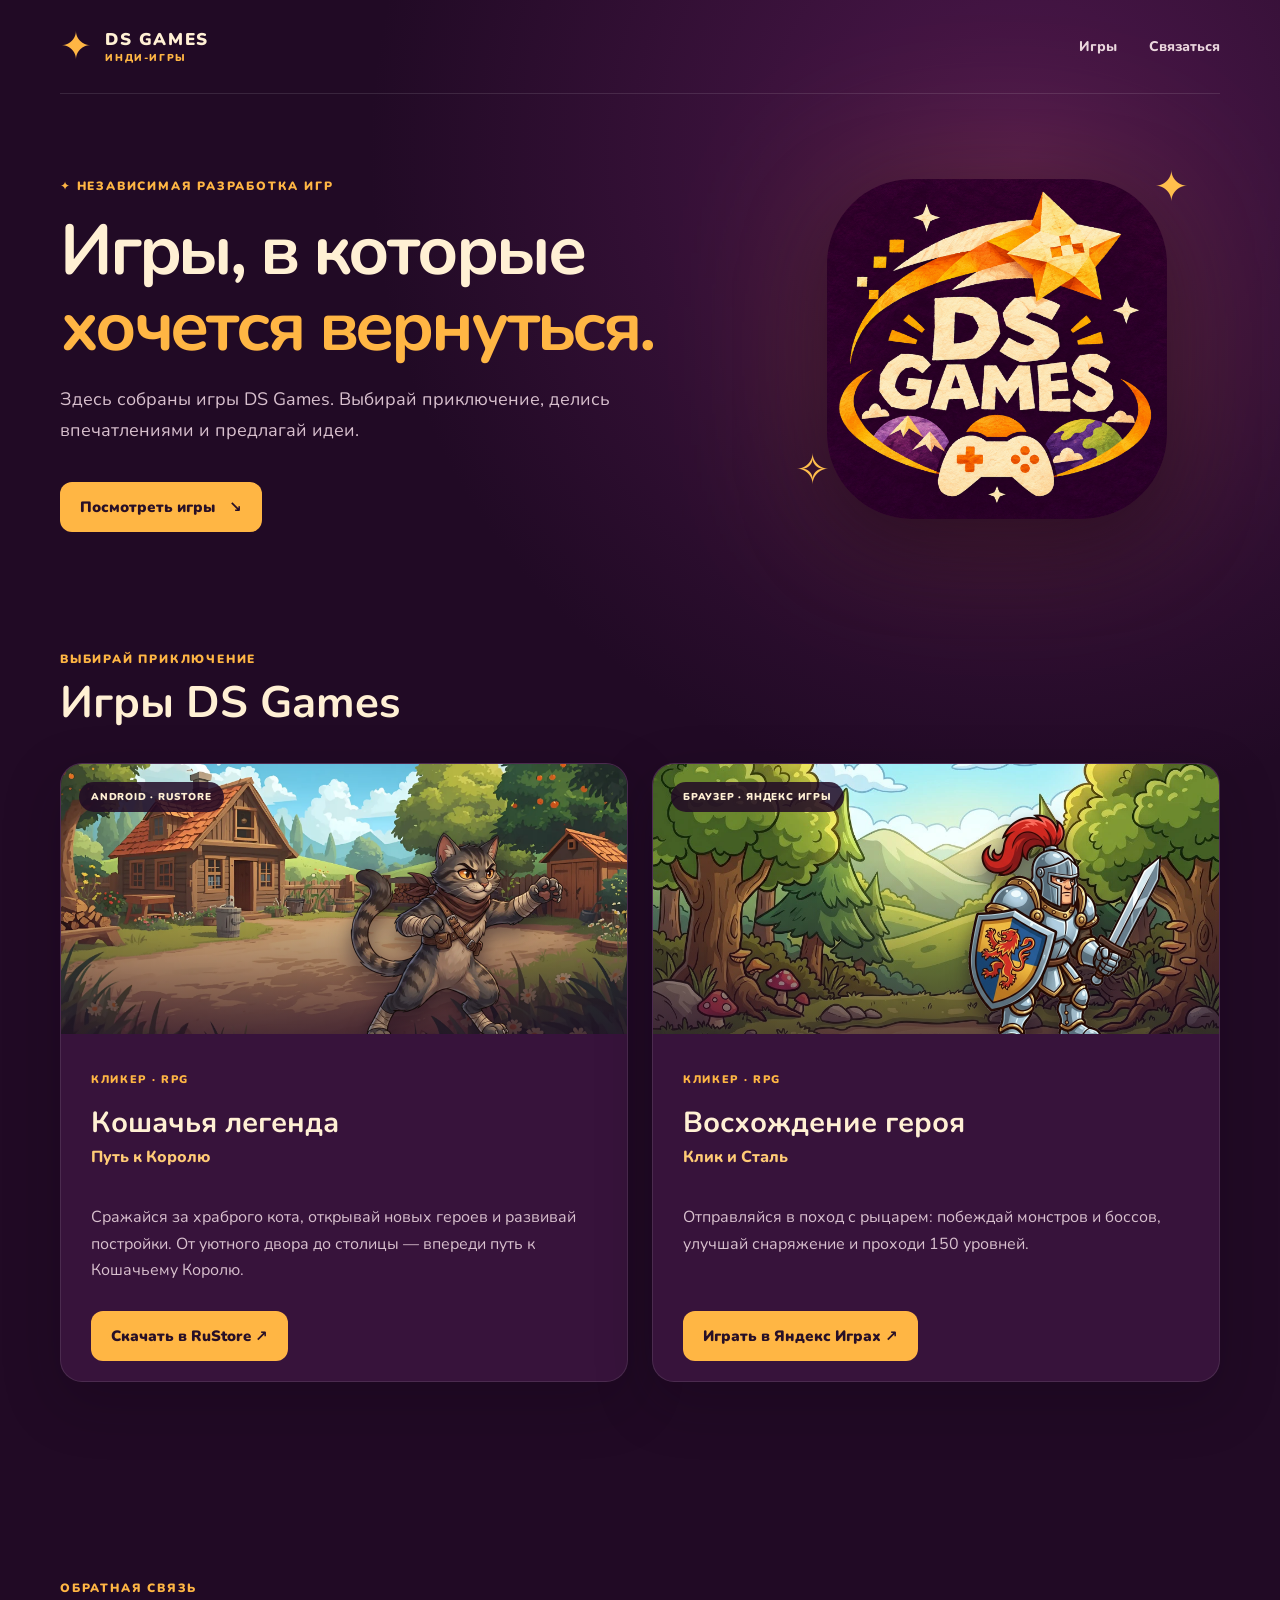
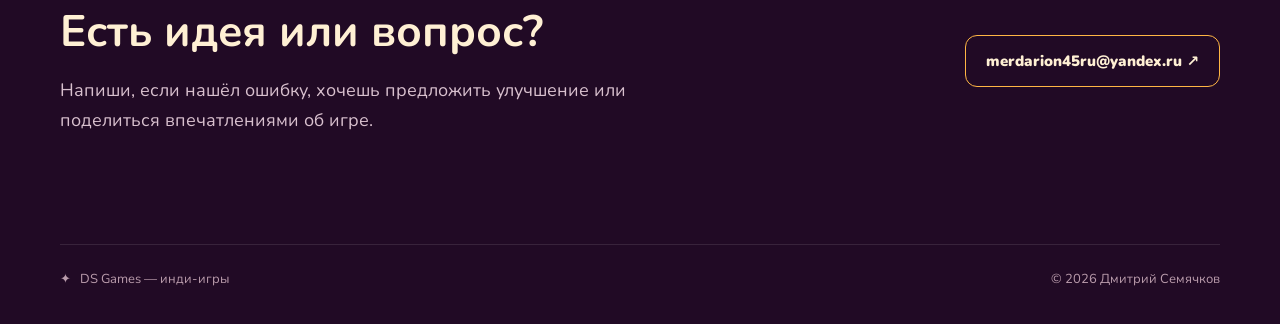
<file: index.html>
<!doctype html>
<html lang="ru"><head><meta charset="utf-8"><meta name="viewport" content="width=device-width,initial-scale=1"><meta name="theme-color" content="#230c29"><meta name="description" content="DS Games — инди-игры Дмитрия Семячкова. Играйте в Кошачью легенду и Восхождение героя."><title>DS Games — инди-игры</title><link rel="stylesheet" href="ds-games-new.css"></head>
<body><header class="header wrap"><a class="brand" href="#top"><span class="brand-icon">✦</span><span>DS GAMES<small>ИНДИ-ИГРЫ</small></span></a><nav aria-label="Навигация"><a href="#games">Игры</a><a href="#contact">Связаться</a></nav></header>
<main id="top"><section class="hero wrap"><div><p class="tag">✦ НЕЗАВИСИМАЯ РАЗРАБОТКА ИГР</p><h1>Игры, в которые<br><em>хочется вернуться.</em></h1><p class="lead">Здесь собраны игры DS Games. Выбирай приключение, делись впечатлениями и предлагай идеи.</p><a class="button" href="#games">Посмотреть игры <span>↘</span></a></div><div class="hero-image"><img src="assets/ds-games-avatar.png" alt="DS Games — звезда и игровые миры"><span class="spark s1">✦</span><span class="spark s2">✧</span></div></section>
<section id="games" class="games wrap"><div class="section-head"><div><p class="tag">ВЫБИРАЙ ПРИКЛЮЧЕНИЕ</p><h2>Игры DS Games</h2></div></div><div class="game-grid">
<article class="game-card cat"><div class="game-art"><img class="landscape" src="assets/yard.webp" alt=""><img class="character" src="assets/bars.webp" alt="Кот Барс"><span class="platform">ANDROID · RUSTORE</span></div><div class="game-body"><p class="genre">КЛИКЕР · RPG</p><h3>Кошачья легенда</h3><p class="subtitle">Путь к Королю</p><p>Сражайся за храброго кота, открывай новых героев и развивай постройки. От уютного двора до столицы — впереди путь к Кошачьему Королю.</p><a class="button" href="https://www.rustore.ru/catalog/app/ru.catlegend.game" target="_blank" rel="noopener noreferrer">Скачать в RuStore ↗</a></div></article>
<article class="game-card knight"><div class="game-art"><img class="landscape" src="assets/knight-landscape.webp" alt=""><img class="character" src="assets/knight.webp" alt="Рыцарь — герой игры"><span class="platform">БРАУЗЕР · ЯНДЕКС ИГРЫ</span></div><div class="game-body"><p class="genre">КЛИКЕР · RPG</p><h3>Восхождение героя</h3><p class="subtitle">Клик и Сталь</p><p>Отправляйся в поход с рыцарем: побеждай монстров и боссов, улучшай снаряжение и проходи 150 уровней.</p><a class="button" href="https://yandex.ru/games/app/voskhozhdenie-geroia-klik-i-stal-552054" target="_blank" rel="noopener noreferrer">Играть в Яндекс Играх ↗</a></div></article></div></section>
<section class="contact wrap" id="contact"><div><p class="tag">ОБРАТНАЯ СВЯЗЬ</p><h2>Есть идея или вопрос?</h2><p>Напиши, если нашёл ошибку, хочешь предложить улучшение или поделиться впечатлениями об игре.</p></div><a class="button button-outline" href="mailto:merdarion45ru@yandex.ru">merdarion45ru@yandex.ru ↗</a></section></main><footer class="footer wrap"><span>✦ &nbsp; DS Games — инди-игры</span><span>© 2026 Дмитрий Семячков</span></footer></body></html>
</file>
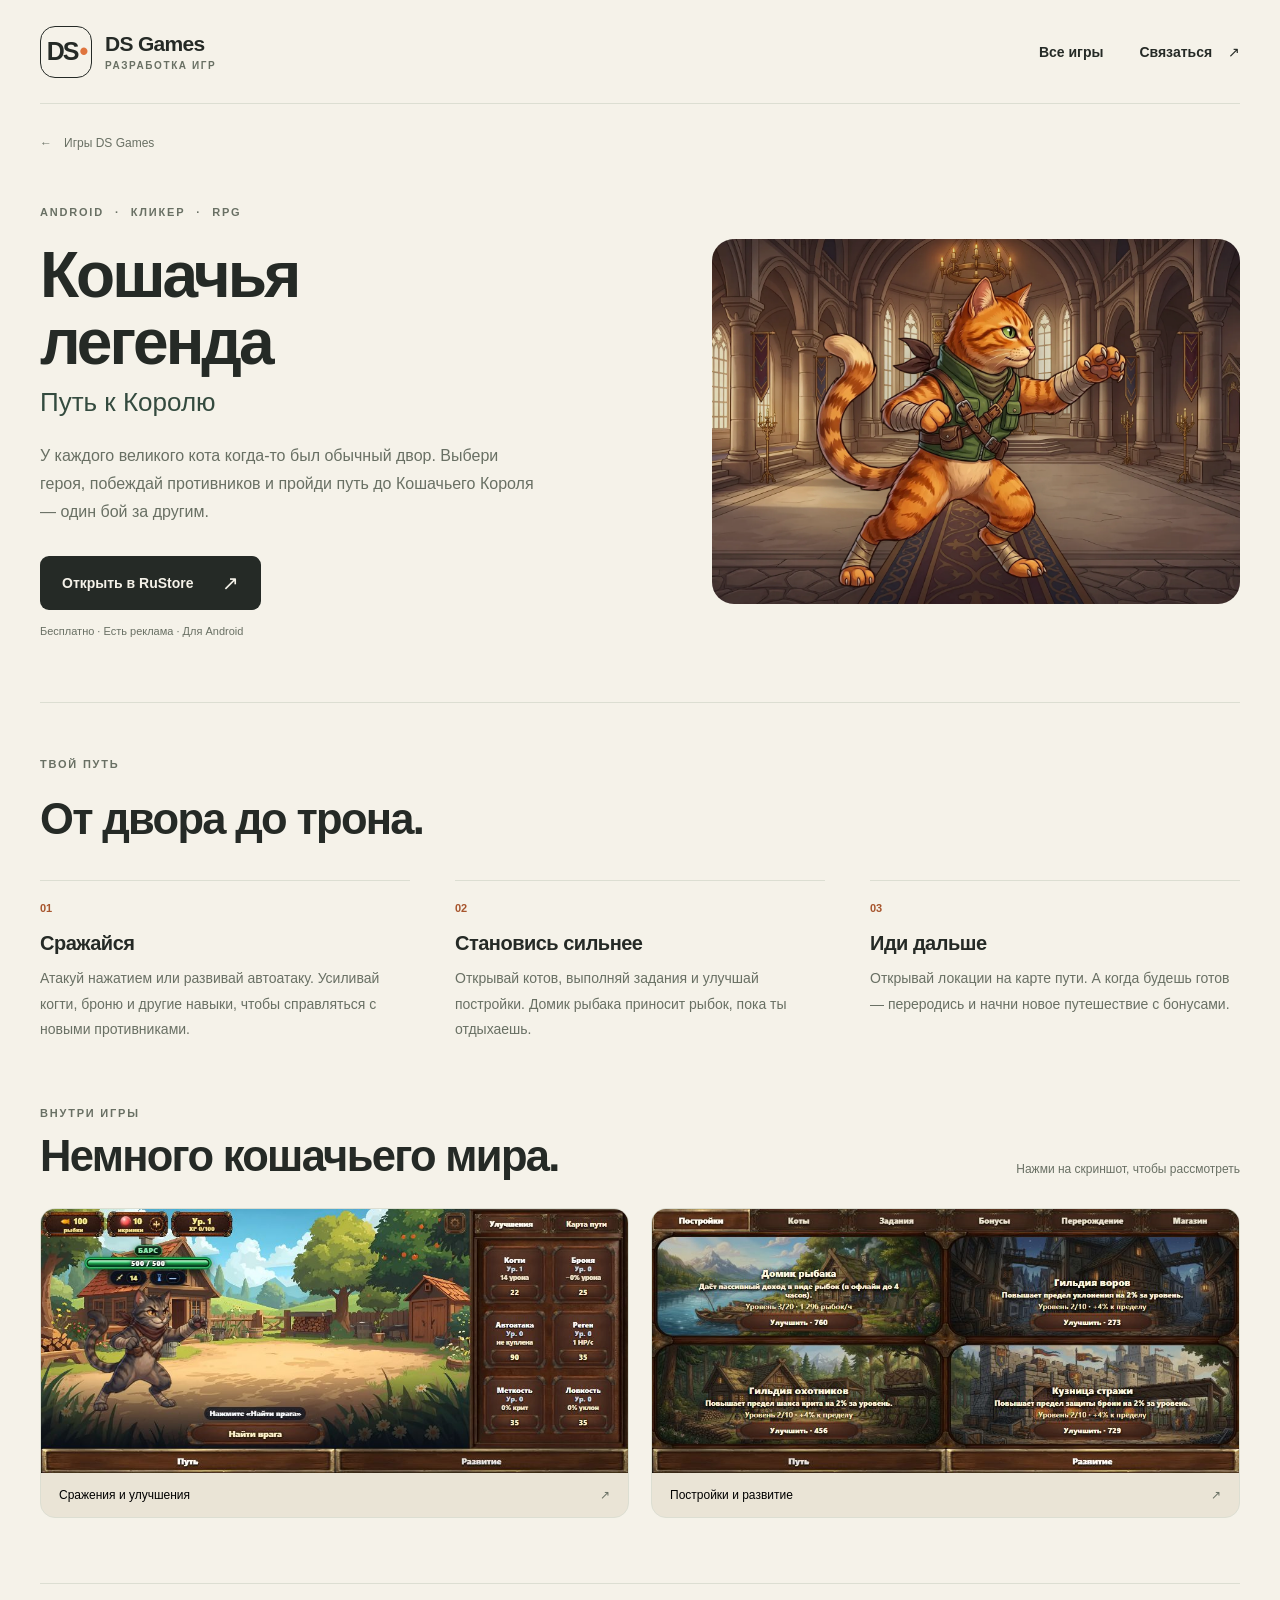
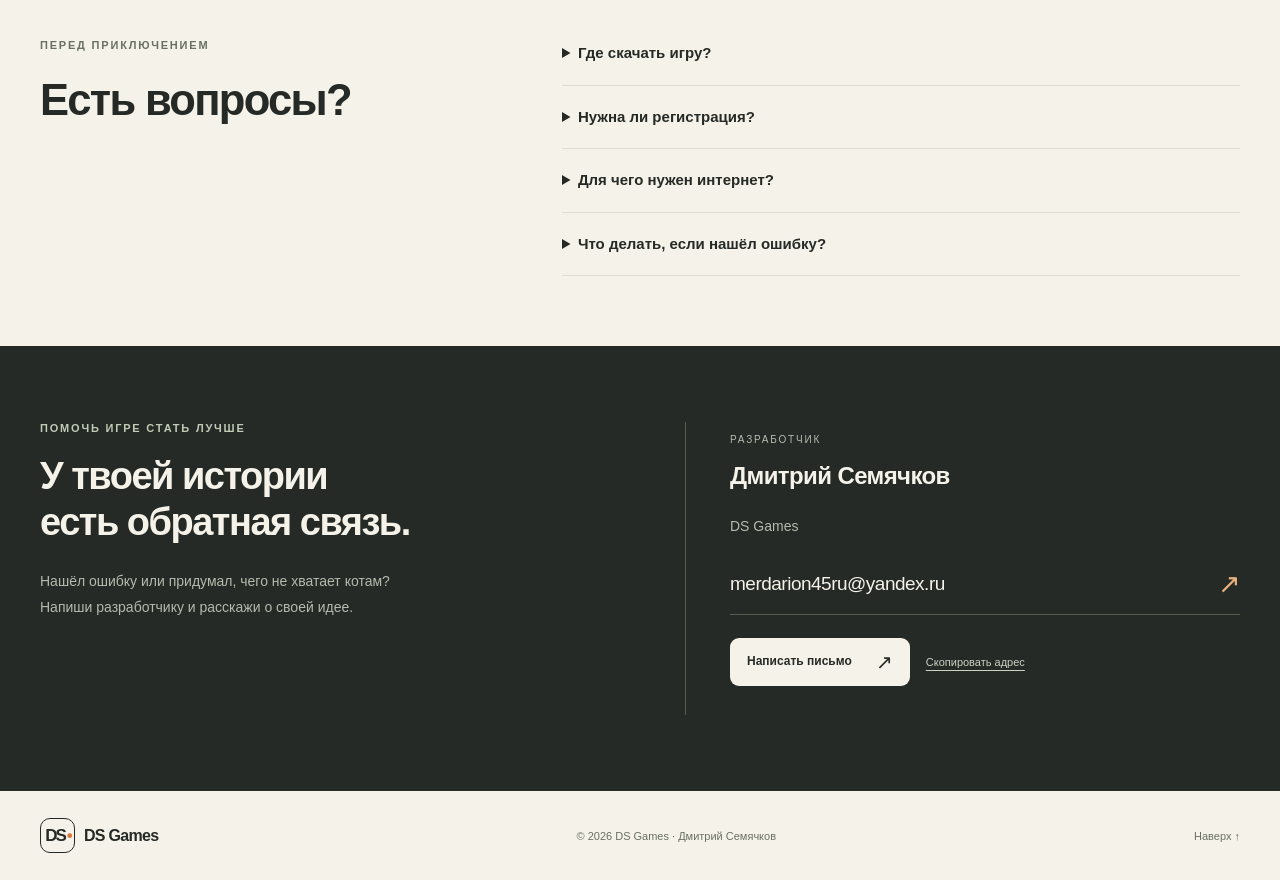
<file: catlegend/index.html>
<!doctype html>
<html lang="ru">
<head>
  <meta charset="utf-8"><meta name="viewport" content="width=device-width, initial-scale=1"><meta name="theme-color" content="#f5f2e9">
  <title>Кошачья легенда: Путь к Королю — DS Games</title>
  <meta name="description" content="Кошачья легенда: Путь к Королю — игра для Android от DS Games. Сражения, развитие героев и путешествие к Кошачьему Королю. Скачать в RuStore.">
  <meta property="og:type" content="website"><meta property="og:title" content="Кошачья легенда: Путь к Королю — DS Games"><meta property="og:description" content="От обычного двора до королевского дворца. Твоё кошачье приключение начинается здесь.">
  <link rel="icon" href="../assets/favicon.svg" type="image/svg+xml"><link rel="stylesheet" href="../styles.css"><script defer src="../site.js"></script>
</head>
<body>
  <a class="skip-link" href="#main">Перейти к содержимому</a>
  <header class="site-header wrap"><a class="brand" href="../" aria-label="DS Games — главная"><span class="brand-mark" aria-hidden="true">DS<span>•</span></span><span>DS Games<small>Разработка игр</small></span></a><nav aria-label="Основная навигация"><a href="../#games">Все игры</a><a href="#contact">Связаться <span aria-hidden="true">↗</span></a></nav></header>
  <main id="main">
    <div class="wrap"><a class="breadcrumb" href="../#games"><span aria-hidden="true">←</span> Игры DS Games</a>
      <section class="detail-hero" aria-labelledby="game-title"><div><p class="eyebrow">Android <span>·</span> Кликер <span>·</span> RPG</p><h1 id="game-title">Кошачья<br>легенда</h1><p class="detail-subtitle">Путь к Королю</p><p class="intro">У каждого великого кота когда-то был обычный двор. Выбери героя, побеждай противников и пройди путь до Кошачьего Короля — один бой за другим.</p><a class="button button-dark" href="https://www.rustore.ru/catalog/app/ru.catlegend.game" target="_blank" rel="noopener noreferrer">Открыть в RuStore <span aria-hidden="true">↗</span></a><p class="fine-print">Бесплатно · Есть реклама · Для Android</p></div><div class="detail-art"><img src="../assets/ryzhik.webp" width="1024" height="1024" alt="Рыжик стоит перед троном в королевском дворце"></div></section>
      <section class="journey" aria-labelledby="journey-title"><p class="eyebrow">Твой путь</p><h2 id="journey-title">От двора до трона.</h2><div class="journey-grid"><article><span class="step-number">01</span><h3>Сражайся</h3><p>Атакуй нажатием или развивай автоатаку. Усиливай когти, броню и другие навыки, чтобы справляться с новыми противниками.</p></article><article><span class="step-number">02</span><h3>Становись сильнее</h3><p>Открывай котов, выполняй задания и улучшай постройки. Домик рыбака приносит рыбок, пока ты отдыхаешь.</p></article><article><span class="step-number">03</span><h3>Иди дальше</h3><p>Открывай локации на карте пути. А когда будешь готов — переродись и начни новое путешествие с бонусами.</p></article></div></section>
      <section class="screens-section" aria-labelledby="screens-title"><div class="section-heading"><div><p class="eyebrow">Внутри игры</p><h2 id="screens-title">Немного кошачьего мира.</h2></div><span class="section-note">Нажми на скриншот, чтобы рассмотреть</span></div><div class="screens-grid"><button type="button" class="screenshot-button" data-photo="../assets/screen-battle.jpg" data-caption="Сражения и улучшения"><img src="../assets/screen-battle.jpg" width="960" height="432" alt="Боевой экран Кошачьей легенды с героем, противником и шестью улучшениями" loading="lazy"><span>Сражения и улучшения <span aria-hidden="true">↗</span></span></button><button type="button" class="screenshot-button" data-photo="../assets/screen-buildings.jpg" data-caption="Постройки и развитие"><img src="../assets/screen-buildings.jpg" width="960" height="432" alt="Четыре постройки: домик рыбака, гильдии воров и охотников, кузница" loading="lazy"><span>Постройки и развитие <span aria-hidden="true">↗</span></span></button></div></section>
      <section class="faq-section" aria-labelledby="faq-title"><div><p class="eyebrow">Перед приключением</p><h2 id="faq-title">Есть вопросы?</h2></div><div class="faq-list"><details><summary>Где скачать игру?</summary><p>Игра доступна для Android в <a class="text-link" href="https://www.rustore.ru/catalog/app/ru.catlegend.game" target="_blank" rel="noopener noreferrer">RuStore ↗</a>. Ссылка на этой странице ведёт к официальной карточке игры.</p></details><details><summary>Нужна ли регистрация?</summary><p>Нет. Можно начать играть сразу. Прогресс сохраняется на устройстве.</p></details><details><summary>Для чего нужен интернет?</summary><p>Основная игра работает без интернета. Подключение необходимо для загрузки рекламы с вознаграждением.</p></details><details><summary>Что делать, если нашёл ошибку?</summary><p>Напиши на <a class="text-link" href="mailto:merdarion45ru@yandex.ru">merdarion45ru@yandex.ru</a>. Укажи модель телефона и опиши, что произошло. Скриншот или видео помогут разобраться быстрее.</p></details></div></section>
    </div>
    <section id="contact" class="contact-section" aria-labelledby="contact-title"><div class="wrap contact-grid"><div><p class="eyebrow">Помочь игре стать лучше</p><h2 id="contact-title">У твоей истории<br>есть обратная связь.</h2><p>Нашёл ошибку или придумал, чего не хватает котам? Напиши разработчику и расскажи о своей идее.</p></div><div class="contact-card"><span class="contact-kicker">Разработчик</span><h3>Дмитрий Семячков</h3><p>DS Games</p><a class="email-link" href="mailto:merdarion45ru@yandex.ru">merdarion45ru@yandex.ru <span aria-hidden="true">↗</span></a><div class="contact-actions"><a class="button button-cream" href="mailto:merdarion45ru@yandex.ru?subject=%D0%9A%D0%BE%D1%88%D0%B0%D1%87%D1%8C%D1%8F%20%D0%BB%D0%B5%D0%B3%D0%B5%D0%BD%D0%B4%D0%B0">Написать письмо <span aria-hidden="true">↗</span></a><button class="copy-button" type="button" data-copy-email>Скопировать адрес</button></div><span class="copy-status" role="status" aria-live="polite"></span></div></div></section>
  </main>
  <footer class="site-footer wrap"><a class="brand footer-brand" href="../"><span class="brand-mark" aria-hidden="true">DS<span>•</span></span><span>DS Games</span></a><p>© <span data-year>2026</span> DS Games · Дмитрий Семячков</p><a href="#main">Наверх <span aria-hidden="true">↑</span></a></footer>
  <dialog class="photo-dialog" aria-labelledby="photo-title"><div class="dialog-bar"><h2 id="photo-title">Скриншот игры</h2><button type="button" class="dialog-close">Закрыть <span aria-hidden="true">×</span></button></div><img src="../assets/screen-battle.jpg" alt="Скриншот игры"></dialog>
</body>
</html>
</file>
<file: ds-games-new.css>
@import url('https://fonts.googleapis.com/css2?family=Nunito:wght@400;600;700;800;900&display=swap');
:root{color-scheme:dark;--bg:#210a25;--panel:#37133b;--cream:#fff0d4;--muted:#d8c0ce;--gold:#ffb644;--orange:#f17c26}*{box-sizing:border-box}html{scroll-behavior:smooth}body{margin:0;background:radial-gradient(circle at 80% 8%,#4c174b 0,transparent 32%),var(--bg);color:var(--cream);font-family:Nunito,system-ui,sans-serif}a{color:inherit}.wrap{width:min(1160px,calc(100% - 48px));margin:auto}.header{height:94px;display:flex;justify-content:space-between;align-items:center;border-bottom:1px solid #ffffff1c}.brand{display:flex;gap:12px;align-items:center;text-decoration:none;font-weight:900;letter-spacing:.09em;font-size:17px}.brand small{display:block;color:var(--gold);font-size:10px;letter-spacing:.16em}.brand-icon{font-size:38px;color:var(--gold)}nav{display:flex;gap:32px}nav a{text-decoration:none;color:#ead7de;font-size:14px;font-weight:800}nav a:hover{color:var(--gold)}.hero{min-height:510px;display:grid;grid-template-columns:1.2fr .8fr;align-items:center;gap:45px;padding-block:64px}.tag{font-size:12px;color:var(--gold);letter-spacing:.15em;font-weight:900}.hero h1{font-size:clamp(42px,5.5vw,72px);letter-spacing:-.045em;line-height:1.08;margin:19px 0}.hero h1 em{color:var(--gold);font-style:normal}.lead,.about p:not(.tag),.contact p:not(.tag){font-size:18px;line-height:1.7;color:var(--muted);max-width:590px}.button{display:inline-flex;align-items:center;justify-content:center;gap:14px;background:var(--gold);color:#281027;border-radius:12px;padding:15px 20px;text-decoration:none;font-weight:900;font-size:15px;transition:transform .2s,background .2s}.button:hover{transform:translateY(-2px);background:#ffca70}.hero .button{margin-top:18px}.hero-image{position:relative;justify-self:center;width:min(340px,100%)}.hero-image:before{content:'';position:absolute;inset:4%;background:#f69031;filter:blur(90px);opacity:.25}.hero-image img{position:relative;display:block;width:100%;border-radius:25%;box-shadow:0 25px 80px #10001480}.spark{position:absolute;color:#ffbf4d;font-size:42px}.s1{top:-20px;right:-22px}.s2{bottom:20px;left:-32px}.games{padding-block:35px 96px}.section-head{display:flex;align-items:end;justify-content:space-between;gap:24px;margin-bottom:28px}.section-head h2,.about h2,.contact h2{font-size:clamp(30px,4vw,44px);line-height:1.1;margin:8px 0}.section-head>p{color:var(--muted);max-width:330px}.game-grid{display:grid;grid-template-columns:1fr 1fr;gap:24px}.game-card{background:var(--panel);border:1px solid #ffffff1a;border-radius:22px;overflow:hidden;box-shadow:0 20px 55px #10001440}.game-art{height:270px;position:relative;overflow:hidden;background:#32273a}.landscape{width:100%;height:100%;object-fit:cover}.game-art:after{content:'';position:absolute;inset:35% 0 0;background:linear-gradient(transparent,#210a25a8)}.character{position:absolute;z-index:1;height:95%;width:55%;object-fit:contain;bottom:-10%;right:2%;filter:drop-shadow(0 10px 10px #160a1b88)}.platform{position:absolute;z-index:2;top:18px;left:18px;padding:8px 12px;border-radius:30px;background:#210a25d9;font-size:10px;letter-spacing:.08em;font-weight:900}.game-body{padding:27px 30px 32px}.genre{color:var(--gold);font-size:11px;letter-spacing:.15em;font-weight:900}.game-body h3{font-size:29px;margin:8px 0 0;line-height:1.15}.subtitle{font-weight:800;color:#ffcb76!important;margin:4px 0 18px!important}.game-body>p:not(.genre){color:var(--muted);line-height:1.65}.game-body .button{margin-top:12px}.about{display:grid;grid-template-columns:170px 1fr;gap:40px;align-items:center;padding:55px 65px;border:1px solid #f8b54633;border-radius:24px;background:#421744}.about-star{font-size:130px;color:var(--gold);text-align:center}.contact{padding-block:90px;display:flex;justify-content:space-between;align-items:center;gap:30px}.button-outline{background:transparent;border:1px solid var(--gold);color:var(--cream);overflow-wrap:anywhere}.button-outline:hover{color:#281027}.footer{padding:25px 0 36px;border-top:1px solid #ffffff1a;display:flex;justify-content:space-between;gap:20px;color:#ba9cac;font-size:13px}@media(max-width:700px){.wrap{width:calc(100% - 32px)}.header{height:auto;min-height:78px;gap:15px}.header nav{gap:14px}.header nav a{font-size:12px}.hero{grid-template-columns:1fr;gap:32px;padding-block:50px}.hero h1{font-size:42px}.hero-image{width:200px;grid-row:1}.game-grid{grid-template-columns:1fr}.section-head{display:block}.game-art{height:230px}.game-body{padding:24px}.about{grid-template-columns:1fr;gap:0;padding:30px}.about-star{font-size:70px;text-align:left}.contact{display:block;padding-block:70px}.contact .button{margin-top:15px}.footer{display:block}.footer span{display:block;margin-top:8px}}@media(prefers-reduced-motion:reduce){*{scroll-behavior:auto;transition:none}}

/* Keep the store buttons aligned and prevent browser image hover controls. */
.game-card{display:flex;flex-direction:column}.game-body{display:flex;flex-direction:column;flex:1;align-items:flex-start}.game-body .button{margin-top:auto;position:relative;top:12px} .hero-image img,.game-art img{pointer-events:none;user-select:none;-webkit-user-drag:none}
</file>
<file: styles.css>
:root{--paper:#f5f2e9;--ink:#252a26;--muted:#697064;--line:#dcded2;--accent:#df743d;--green:#344b3f;--cream:#eae4d6;color-scheme:light;font-family:"Segoe UI",Arial,sans-serif;color:var(--ink);background:var(--paper);font-synthesis:none}
*{box-sizing:border-box}html{scroll-behavior:smooth;scroll-padding-top:24px}body{margin:0}a{color:inherit;text-decoration:none}button{font:inherit}img{display:block;max-width:100%;height:auto}button,a{-webkit-tap-highlight-color:transparent}a:focus-visible,button:focus-visible{outline:3px solid var(--accent);outline-offset:6px}::selection{background:#efd0b7;color:var(--ink)}.wrap{width:min(1200px,calc(100% - 80px));margin-inline:auto}.skip-link{position:absolute;top:12px;left:20px;z-index:20;background:var(--ink);color:white;padding:14px;transform:translateY(-150%)}.skip-link:focus{transform:none}
.site-header{height:104px;display:flex;align-items:center;justify-content:space-between;border-bottom:1px solid var(--line)}.brand{display:inline-flex;gap:13px;align-items:center;font-weight:750;font-size:21px;letter-spacing:-.7px}.brand-mark{font-weight:850;font-size:25px;letter-spacing:-2px;border:1px solid var(--ink);width:52px;height:52px;border-radius:15px;display:flex;align-items:center;justify-content:center;flex:none}.brand-mark>span{color:var(--accent);letter-spacing:-3px;margin-left:2px}.brand small{display:block;font-size:10px;letter-spacing:1.6px;font-weight:600;text-transform:uppercase;margin-top:4px;color:var(--muted)}.site-header nav{display:flex;gap:36px;font-size:14px;font-weight:600}.site-header nav a{padding:14px 0}.site-header nav a:hover,.text-link:hover{color:#a7471c}.site-header nav a span{margin-left:12px}
.hero{display:grid;grid-template-columns:1.12fr 1fr;gap:12px;align-items:center;min-height:650px;padding-block:65px 70px}.eyebrow{font-size:11px;letter-spacing:1.8px;text-transform:uppercase;font-weight:700;color:var(--muted);margin:0 0 24px;display:flex;align-items:center;gap:11px}.tiny-star{font-size:24px;line-height:1;color:var(--accent)}h1,h2,h3,p{overflow-wrap:break-word}h1{font-size:clamp(42px,5.2vw,72px);font-weight:780;letter-spacing:-3.7px;line-height:1.05;margin:0 0 26px}h1>span{color:var(--green)}.intro{font-size:16px;line-height:1.75;color:var(--muted);max-width:420px;margin:0 0 30px}.button{display:inline-flex;justify-content:center;align-items:center;gap:28px;padding:17px 22px;border-radius:9px;font-weight:650;font-size:14px;line-height:1.3;min-height:52px;transition:transform .18s,background .18s;border:0}.button:hover{transform:translateY(-2px)}.button span{font-size:20px;line-height:1}.button-dark{background:var(--ink);color:var(--paper)}.button-dark:hover{background:#3b483c}.button-cream{background:var(--paper);color:var(--ink)}.hero-art{position:relative;isolation:isolate;height:510px}.hero-art:before{content:"";position:absolute;z-index:-2;inset:27px 18px 25px 10px;border-radius:48% 48% 44% 44%;background:#e6dfcf}.hero-cat{position:absolute;width:510px;max-width:110%;height:auto;top:-7px;left:-10px;filter:drop-shadow(0 23px 15px #3a2a2014)}.orbit{position:absolute;border:1px solid #b7bba7;z-index:-1;border-radius:50%;transform:rotate(-19deg)}.orbit-one{inset:10px 5px 13px 10px}.orbit-two{inset:37px -10px 55px 0;transform:rotate(17deg)}.art-star{position:absolute;z-index:2;line-height:1;color:var(--accent)}.art-star-one{top:60px;right:3px;font-size:57px}.art-star-two{top:255px;left:8px;font-size:34px;color:var(--green)}.art-label{position:absolute;top:4px;left:26px;font-size:12px;font-weight:600;line-height:1.6;transform:rotate(-8deg);z-index:2;color:var(--green)}.hero-caption{position:absolute;z-index:3;bottom:0;left:40px;right:7px;display:flex;gap:13px;align-items:center;border:1px solid #d3d2c3;border-radius:14px;background:var(--paper);padding:14px 16px;box-shadow:0 10px 24px #252a2608}.hero-caption>img{width:48px;height:48px;border-radius:11px;flex:none}.hero-caption>span:nth-of-type(1){flex:1}.hero-caption small{font-size:10px;text-transform:uppercase;letter-spacing:1px;color:var(--muted);display:block;margin-bottom:6px}.hero-caption strong{font-size:13px;font-weight:650}.hero-caption>span:last-child{font-size:23px;color:var(--green)}
.games-section{padding-block:42px 75px;scroll-margin-top:10px}.section-heading{display:flex;justify-content:space-between;align-items:end;gap:24px;margin-bottom:32px}.section-heading .eyebrow{margin-bottom:12px}h2{font-size:clamp(30px,3.4vw,44px);line-height:1.15;letter-spacing:-1.7px;font-weight:750;margin:0}.section-note{font-size:12px;color:var(--muted);padding-bottom:5px}.game-feature{display:grid;grid-template-columns:1.05fr 1fr;background:#ececdf;border:1px solid #d9ddcf;border-radius:20px;overflow:hidden}.game-cover{position:relative;isolation:isolate;overflow:hidden;min-height:440px;background:#555e3d}.game-landscape{position:absolute;width:100%;height:100%;object-fit:cover;object-position:36% 50%;transition:transform .5s}.cover-shade{position:absolute;inset:0;z-index:1;background:linear-gradient(0deg,#1b2918d9,transparent 60%)}.cover-cat{position:absolute;bottom:-4%;right:-2%;width:78%;z-index:2;max-width:none;filter:drop-shadow(0 10px 10px #14201455);transition:transform .5s}.game-cover:hover .game-landscape{transform:scale(1.025)}.game-cover:hover .cover-cat{transform:translateY(-5px)}.cover-tag{position:absolute;top:24px;left:24px;right:auto;background:#f5f2e9ef;border-radius:30px;z-index:3;padding:9px 14px;font-size:11px;font-weight:600}.cover-tag>span{margin-left:15px}.cover-wordmark{position:absolute;z-index:3;bottom:28px;left:28px;color:#fff9e6;font-size:48px;line-height:.99;letter-spacing:-2px;font-weight:800;text-shadow:0 3px 14px #182719}.game-copy{padding:42px 42px 32px}.game-copy .eyebrow{font-size:10px;letter-spacing:1.4px;margin-bottom:22px;gap:8px}.game-copy h3{font-size:32px;line-height:1.15;letter-spacing:-1.4px;margin:0 0 4px}.game-subtitle{font-size:20px;color:var(--green);margin:0 0 21px;letter-spacing:-.5px}.game-copy>p:not(.eyebrow):not(.game-subtitle):not(.fine-print){font-size:14px;line-height:1.75;color:#5e6959;max-width:400px}.game-points{list-style:none;padding:0;margin:22px 0 27px;font-size:13px;line-height:1.5}.game-points li{margin:10px 0;padding-left:20px;position:relative}.game-points li:before{content:"+";position:absolute;left:0;top:-1px;font-size:16px;color:#6c7c50}.game-actions{display:flex;flex-wrap:wrap;align-items:center;gap:24px}.game-actions .button{gap:18px;padding:15px 19px;font-size:13px;min-height:48px}.text-link{font-size:13px;font-weight:650;display:inline-flex;gap:17px;align-items:center;line-height:1.5}.fine-print{font-size:11px;color:var(--muted);margin:15px 0 0}.next-story{display:flex;align-items:center;gap:22px;padding:31px 3px 0}.next-mark{font-size:38px;line-height:1;color:var(--accent)}.next-story p{font-size:15px;font-weight:600;line-height:1.7;margin:0;flex:1}.next-story p>span{font-size:13px;font-weight:400;color:var(--muted)}
.contact-section{background:var(--ink);color:var(--paper);padding-block:76px}.contact-grid{display:grid;grid-template-columns:1fr 1fr;gap:90px;align-items:start}.contact-section .eyebrow{color:#c0cbb6;margin-bottom:20px}.contact-section h2{font-size:38px;line-height:1.2;letter-spacing:-1.5px}.contact-grid>div>p:not(.eyebrow){color:#b3bbad;font-size:14px;line-height:1.85;max-width:400px;margin:24px 0 0}.contact-card{border-left:1px solid #555f50;padding:7px 0 0 44px;min-width:0}.contact-kicker{font-size:10px;color:#b3bbad;letter-spacing:1.8px;text-transform:uppercase}.contact-card h3{font-size:24px;letter-spacing:-.6px;margin:15px 0 5px}.contact-card>p{color:#b3bbad;margin:0;font-size:13px}.email-link{display:flex;align-items:center;justify-content:space-between;gap:10px;font-size:19px;letter-spacing:-.5px;margin:28px 0 23px;padding-bottom:14px;border-bottom:1px solid #555f50;width:100%;overflow-wrap:anywhere}.email-link>span{font-size:27px;color:#e9b17e;flex:none}.contact-actions{display:flex;flex-wrap:wrap;align-items:center;gap:16px}.contact-actions .button{padding:14px 17px;font-size:12px;gap:24px;min-height:45px}.copy-button{background:none;border:0;color:#cad2c5;padding:10px 0;font-size:11px;text-decoration:underline;text-underline-offset:4px;cursor:pointer}.copy-button:hover{color:white}.copy-status{display:block;color:#e8bf93;min-height:20px;margin-top:9px;font-size:11px}.site-footer{display:flex;gap:25px;justify-content:space-between;align-items:center;padding-block:27px}.footer-brand{font-size:16px;gap:9px}.footer-brand .brand-mark{width:35px;height:35px;border-radius:10px;font-size:17px}.site-footer>p{font-size:11px;color:var(--muted);margin:0}.site-footer>a:last-child{font-size:11px;color:var(--muted)}
/* Game detail page shares the developer identity and all contact components. */
.breadcrumb{font-size:12px;color:var(--muted);display:inline-flex;align-items:center;gap:12px;margin-top:32px}.detail-hero{display:grid;grid-template-columns:1fr .85fr;gap:50px;align-items:center;padding-block:55px 65px}.detail-hero h1{font-size:64px;line-height:1.05;letter-spacing:-3px;margin-bottom:11px}.detail-subtitle{font-size:26px;color:var(--green);margin:0 0 24px}.detail-hero .intro{max-width:500px}.detail-art{position:relative;min-height:365px;border-radius:22px;background:url('assets/palace.webp') 50% 50%/cover;isolation:isolate;overflow:hidden}.detail-art:before{content:"";position:absolute;inset:0;background:#2b231c22}.detail-art img{height:375px;width:auto;max-width:100%;object-fit:contain;position:absolute;bottom:-10px;left:0;right:0;margin:auto;filter:drop-shadow(0 12px 12px #1d161a55)}.journey{border-top:1px solid var(--line);padding-block:55px 65px}.journey-grid{display:grid;grid-template-columns:repeat(3,1fr);gap:45px;margin-top:36px}.journey-grid article{border-top:1px solid var(--line);padding-top:17px}.step-number{font-size:11px;color:#a7552d;font-weight:700}.journey-grid h3{font-size:20px;letter-spacing:-.5px;margin:16px 0 11px}.journey-grid p{font-size:14px;color:var(--muted);line-height:1.8;margin:0}.screens-section{padding-block:0 65px}.screens-section .section-heading{margin-bottom:27px}.screens-grid{display:grid;grid-template-columns:1fr 1fr;gap:22px}.screenshot-button{display:block;padding:0;border:1px solid var(--line);border-radius:15px;overflow:hidden;background:var(--cream);cursor:zoom-in;text-align:left;width:100%}.screenshot-button img{width:100%;aspect-ratio:20/9;object-fit:cover;transition:transform .3s}.screenshot-button:hover img{transform:scale(1.015)}.screenshot-button>span{display:flex;justify-content:space-between;padding:15px 18px;font-size:12px}.screenshot-button>span>span{color:var(--muted)}.faq-section{display:grid;grid-template-columns:.8fr 1.2fr;gap:70px;border-top:1px solid var(--line);padding-block:55px 70px}.faq-list details{border-bottom:1px solid var(--line);padding-block:20px}.faq-list details:first-child{padding-top:3px}.faq-list summary{font-size:15px;font-weight:650;cursor:pointer;line-height:1.5}.faq-list details p{font-size:14px;color:var(--muted);line-height:1.8;margin:12px 0 0}.photo-dialog{border:0;background:#171b17;color:white;padding:13px;border-radius:14px;width:min(1200px,calc(100vw - 30px));max-height:94dvh;overflow:auto}.photo-dialog::backdrop{background:#101710df}.photo-dialog .dialog-bar{display:flex;justify-content:space-between;align-items:center;gap:20px;padding:0 3px 12px}.photo-dialog h2{font-size:15px;font-weight:500;letter-spacing:0}.dialog-close{background:#353b33;color:white;display:inline-flex;align-items:center;gap:7px;border:0;border-radius:7px;padding:9px 12px;cursor:pointer;font-size:12px}.photo-dialog img{width:100%;height:auto;border-radius:6px;max-height:calc(94dvh - 76px);object-fit:contain}.photo-dialog:not([open]){display:none}
@media(min-width:1450px){.hero-cat{width:540px;top:-22px}.hero-art{height:520px}}
@media(max-width:1100px){.wrap{width:calc(100% - 64px)}.hero{min-height:600px;padding-block:65px;gap:0}h1{font-size:58px;letter-spacing:-3px}.hero-art{height:440px}.hero-cat{top:5px;left:-10px;width:450px;max-width:115%}.hero-caption{left:0;right:0;bottom:-5px;padding:12px}.hero-caption strong{font-size:11px}.hero-caption>img{width:40px;height:40px}.art-star-one{font-size:45px;top:58px;right:-3px}.game-copy{padding:34px 30px}.game-cover{min-height:450px}.game-copy h3{font-size:29px}.cover-wordmark{font-size:44px}.contact-grid{gap:50px}.contact-card{padding-left:30px}.contact-section h2{font-size:32px}.detail-hero h1{font-size:56px}.email-link{font-size:17px}}
@media(max-width:800px){.wrap{width:calc(100% - 40px)}.site-header{height:87px}.site-header nav{gap:25px;font-size:13px}.brand{font-size:19px}.brand-mark{width:46px;height:46px;font-size:23px}.hero{grid-template-columns:1fr 1fr;min-height:520px;padding-block:53px 50px}.hero h1{font-size:45px;letter-spacing:-2.4px}.hero .eyebrow{font-size:9px;letter-spacing:1.1px}.intro{font-size:14px;line-height:1.7}.hero-art{height:380px}.hero-cat{max-width:120%;width:390px;top:10px}.hero-caption{padding:10px;gap:8px;left:-5px;right:0;bottom:0}.hero-caption>img{width:34px;height:34px;border-radius:8px}.hero-caption small{font-size:8px;letter-spacing:.7px}.hero-caption strong{font-size:9px}.art-label{font-size:10px;top:8px;left:15px}.art-star-one{right:0;top:48px;font-size:37px}.art-star-two{left:0;top:210px;font-size:26px}.hero .button{font-size:12px;padding:15px 18px;gap:16px}.game-feature{grid-template-columns:1fr}.game-cover{min-height:390px}.game-landscape{object-position:50% 42%}.cover-cat{width:52%;right:7%;bottom:-12%}.cover-wordmark{font-size:64px;left:32px;bottom:33px}.game-copy{padding:32px}.game-copy>p:not(.eyebrow):not(.game-subtitle):not(.fine-print){max-width:580px}.game-copy h3{font-size:34px}.game-actions .button{font-size:14px}.next-story{gap:16px;flex-wrap:wrap}.next-story>.text-link{margin-left:54px}.contact-grid{grid-template-columns:1fr;gap:36px}.contact-card{border-left:0;border-top:1px solid #555f50;padding:30px 0 0}.contact-grid>div>p:not(.eyebrow){max-width:600px}.contact-section{padding-block:50px}.contact-section h2{font-size:36px}.contact-card h3{font-size:25px}.email-link{max-width:450px;font-size:20px}.site-footer{flex-wrap:wrap;gap:15px}.site-footer>p{order:3;width:100%}.site-footer>a:last-child{margin-left:auto}.section-note{font-size:10px}.detail-hero{gap:25px}.detail-hero h1{font-size:44px;letter-spacing:-2px}.detail-art{min-height:300px}.detail-art img{height:310px;max-width:120%;left:-10%;right:-10%}.detail-subtitle{font-size:23px}.journey-grid{gap:25px}.journey-grid h3{font-size:18px}.faq-section{gap:30px}}
@media(max-width:600px){.site-header{height:82px}.brand{font-size:17px;gap:9px}.brand-mark{width:40px;height:40px;border-radius:12px;font-size:21px}.brand small{font-size:8px;letter-spacing:1px}.site-header nav{gap:18px;font-size:12px}.site-header nav a span{margin-left:5px}.hero{grid-template-columns:1fr;padding-block:38px 43px;gap:27px}.hero .eyebrow{font-size:10px;margin-bottom:22px}.hero h1{font-size:clamp(39px,10vw,57px);letter-spacing:-2.3px;line-height:1.06}.intro{max-width:430px;font-size:15px;margin-bottom:26px}.hero .button{font-size:13px;padding:16px 21px;gap:26px}.hero-art{height:375px;max-width:410px;width:100%;margin-inline:auto}.hero-cat{width:380px;max-width:112%;left:0;right:0;margin:auto;top:-6px}.hero-art:before{inset:14px 25px 24px}.orbit-one{inset:5px 18px 15px}.orbit-two{inset:27px 5px 45px}.hero-caption{left:25px;right:5px;bottom:0;padding:12px 14px;gap:12px}.hero-caption>img{width:41px;height:41px}.hero-caption small{font-size:9px;letter-spacing:.8px}.hero-caption strong{font-size:11px}.hero-caption>span:last-child{font-size:21px}.art-label{font-size:11px;top:5px;left:24px}.art-star-one{top:45px;right:8px;font-size:43px}.art-star-two{left:10px;top:205px}.games-section{padding-block:22px 40px}.section-heading{margin-bottom:24px}.section-heading .eyebrow{font-size:10px;letter-spacing:1.3px;margin-bottom:13px}.section-note{display:none}h2{font-size:32px;letter-spacing:-1.3px}.game-feature{border-radius:17px}.game-cover{min-height:305px}.cover-cat{width:78%;right:-2%;bottom:-7%}.cover-wordmark{font-size:46px;left:20px;bottom:24px}.cover-tag{top:18px;left:18px;font-size:10px;padding:8px 12px}.game-copy{padding:27px 22px}.game-copy .eyebrow{font-size:9px;letter-spacing:1px;margin-bottom:19px}.game-copy h3{font-size:29px;letter-spacing:-1px}.game-subtitle{font-size:19px;margin-bottom:18px}.game-copy>p:not(.eyebrow):not(.game-subtitle):not(.fine-print){font-size:14px}.game-actions{gap:22px}.game-actions .button{font-size:12px;padding:14px 16px;gap:15px}.game-actions .text-link{font-size:12px;gap:9px}.next-story{padding-top:25px;gap:14px}.next-mark{font-size:29px}.next-story p{font-size:13px}.next-story p>span{font-size:12px}.next-story>.text-link{margin-left:43px}.contact-section{padding-block:42px}.contact-section h2{font-size:30px;letter-spacing:-1px}.contact-grid>div>p:not(.eyebrow){font-size:14px;margin-top:19px}.contact-grid{gap:29px}.contact-card{padding-top:27px}.contact-card h3{font-size:23px}.email-link{font-size:19px;margin-top:23px}.contact-actions{gap:17px}.contact-actions .button{font-size:12px}.copy-button{font-size:10px}.site-footer{padding-block:22px}.site-footer>p{font-size:10px}.footer-brand{font-size:16px}.detail-hero{grid-template-columns:1fr;gap:33px;padding-block:35px 40px}.detail-hero h1{font-size:48px;letter-spacing:-2.5px}.detail-hero .eyebrow{font-size:10px;margin-bottom:19px}.detail-subtitle{font-size:24px}.detail-art{min-height:325px}.detail-art img{height:335px;max-width:100%;left:0;right:0}.journey{padding-block:37px 40px}.journey-grid{grid-template-columns:1fr;gap:25px;margin-top:26px}.journey-grid article{display:grid;grid-template-columns:30px 1fr;column-gap:14px;padding-top:21px}.journey-grid .step-number{grid-column:1;grid-row:1;margin-top:4px}.journey-grid h3{grid-column:2;margin:0 0 9px;font-size:20px}.journey-grid p{grid-column:2}.screens-section{padding-bottom:40px}.screens-grid{grid-template-columns:1fr;gap:17px}.faq-section{grid-template-columns:1fr;gap:25px;padding-block:37px 42px}.faq-list details{padding-block:18px}.faq-list summary{font-size:14px}}
@media(prefers-reduced-motion:reduce){html{scroll-behavior:auto}*,*:before,*:after{transition:none!important;animation:none!important}}
@media(max-width:600px){.hero-art{height:clamp(315px,100vw,375px)}.hero-cat{width:100%;max-width:100%;top:-6px}}
@media(max-width:360px){.wrap{width:calc(100% - 32px)}.hero h1{font-size:36px;letter-spacing:-2px}.site-header nav{gap:12px;font-size:11px}.brand{gap:7px;font-size:16px}.brand small{font-size:7px;letter-spacing:.9px}.hero-caption{left:7px;right:0}.hero-caption strong{font-size:10px}.hero-caption>img{width:35px;height:35px}.game-copy{padding-inline:18px}.game-copy h3{font-size:26px}.game-actions{gap:17px}.game-actions .button{font-size:11px;gap:10px}.email-link{font-size:17px}}
.hero-art{overflow:clip;overflow-clip-margin:10px}
</file>
